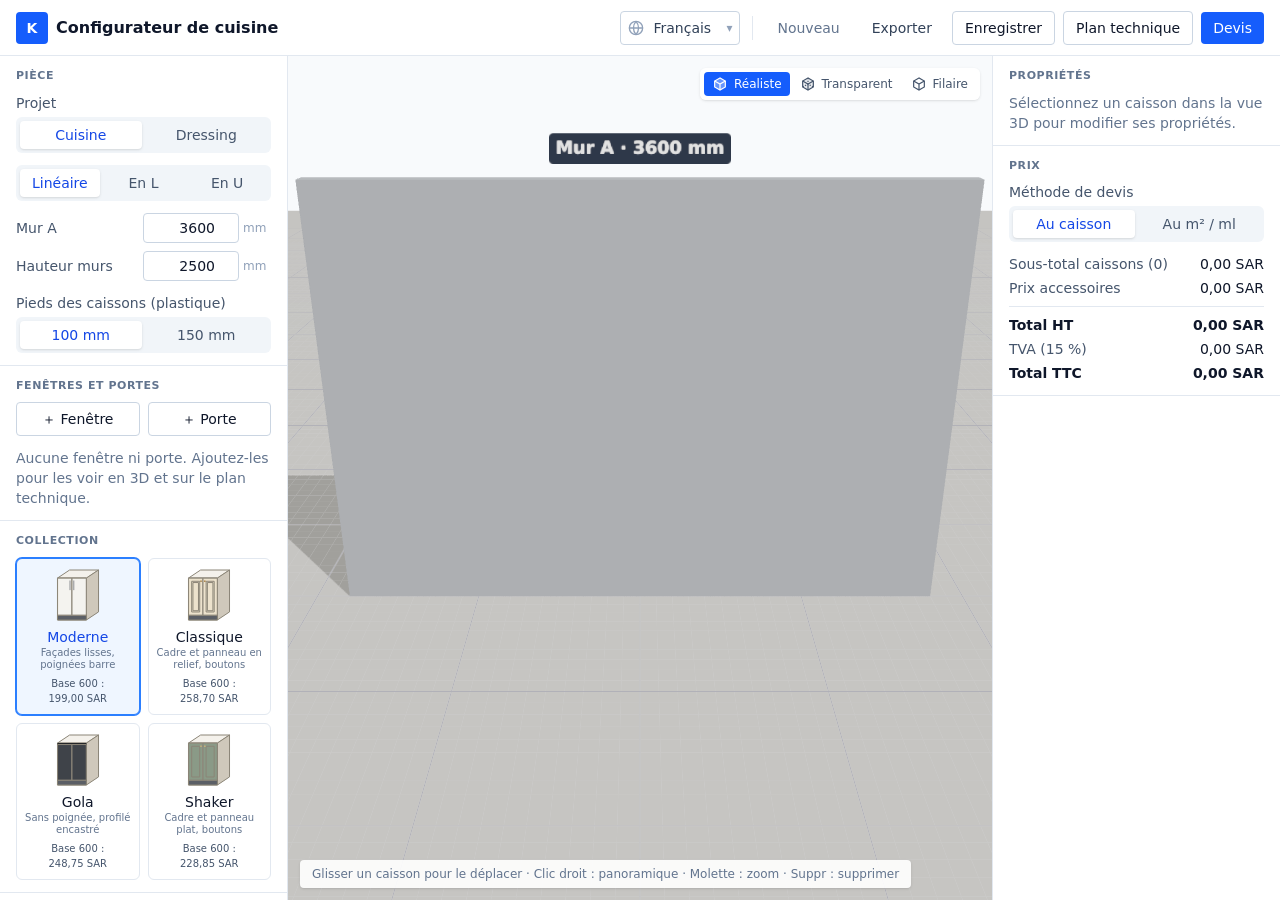
<file: kitchen_configurator/static/app/index.html>
<!doctype html>
<html lang="fr">
  <head>
    <meta charset="UTF-8" />
    <meta name="viewport" content="width=device-width, initial-scale=1.0" />
    <title>Kitchen Configurator</title>
    <link rel="icon" href="data:image/svg+xml,%3Csvg xmlns=%22http://www.w3.org/2000/svg%22 viewBox=%220 0 32 32%22%3E%3Crect width=%2232%22 height=%2232%22 rx=%226%22 fill=%22%232563eb%22/%3E%3Ctext x=%2216%22 y=%2222%22 font-size=%2218%22 text-anchor=%22middle%22 fill=%22white%22 font-family=%22sans-serif%22 font-weight=%22700%22%3EK%3C/text%3E%3C/svg%3E" />
    <script type="module" crossorigin src="/kitchen_configurator/static/app/assets/index-B-VHyO50.js"></script>
    <link rel="stylesheet" crossorigin href="/kitchen_configurator/static/app/assets/index-oS5--VlS.css">
  </head>
  <body>
    <div id="root"></div>
  </body>
</html>
</file>
<file: kitchen_configurator/static/app/assets/index-oS5--VlS.css>
/*! tailwindcss v4.3.3 | MIT License | https://tailwindcss.com */
@layer properties{@supports (((-webkit-hyphens:none)) and (not (margin-trim:inline))) or ((-moz-orient:inline) and (not (color:rgb(from red r g b)))){*,:before,:after,::backdrop{--tw-translate-x:0;--tw-translate-y:0;--tw-translate-z:0;--tw-rotate-x:initial;--tw-rotate-y:initial;--tw-rotate-z:initial;--tw-skew-x:initial;--tw-skew-y:initial;--tw-space-y-reverse:0;--tw-border-style:solid;--tw-leading:initial;--tw-font-weight:initial;--tw-tracking:initial;--tw-ordinal:initial;--tw-slashed-zero:initial;--tw-numeric-figure:initial;--tw-numeric-spacing:initial;--tw-numeric-fraction:initial;--tw-shadow:0 0 #0000;--tw-shadow-color:initial;--tw-shadow-alpha:100%;--tw-inset-shadow:0 0 #0000;--tw-inset-shadow-color:initial;--tw-inset-shadow-alpha:100%;--tw-ring-color:initial;--tw-ring-shadow:0 0 #0000;--tw-inset-ring-color:initial;--tw-inset-ring-shadow:0 0 #0000;--tw-ring-inset:initial;--tw-ring-offset-width:0px;--tw-ring-offset-color:#fff;--tw-ring-offset-shadow:0 0 #0000;--tw-outline-style:solid;--tw-blur:initial;--tw-brightness:initial;--tw-contrast:initial;--tw-grayscale:initial;--tw-hue-rotate:initial;--tw-invert:initial;--tw-opacity:initial;--tw-saturate:initial;--tw-sepia:initial;--tw-drop-shadow:initial;--tw-drop-shadow-color:initial;--tw-drop-shadow-alpha:100%;--tw-drop-shadow-size:initial;--tw-scale-x:1;--tw-scale-y:1;--tw-scale-z:1}}}@layer theme{:root,:host{--font-sans:-apple-system, BlinkMacSystemFont, "Segoe UI", Roboto, "Helvetica Neue", "Noto Sans", Arial, sans-serif, "Apple Color Emoji", "Segoe UI Emoji", "Segoe UI Symbol", "Noto Color Emoji";--font-mono:ui-monospace, SFMono-Regular, Menlo, Monaco, Consolas, "Liberation Mono", "Courier New", monospace;--color-red-50:oklch(97.1% .013 17.38);--color-red-200:oklch(88.5% .062 18.334);--color-red-600:oklch(57.7% .245 27.325);--color-amber-100:oklch(96.2% .059 95.617);--color-amber-700:oklch(55.5% .163 48.998);--color-amber-800:oklch(47.3% .137 46.201);--color-green-700:oklch(52.7% .154 150.069);--color-blue-50:oklch(97% .014 254.604);--color-blue-400:oklch(70.7% .165 254.624);--color-blue-500:oklch(62.3% .214 259.815);--color-blue-600:oklch(54.6% .245 262.881);--color-blue-700:oklch(48.8% .243 264.376);--color-slate-50:oklch(98.4% .003 247.858);--color-slate-100:oklch(96.8% .007 247.896);--color-slate-200:oklch(92.9% .013 255.508);--color-slate-300:oklch(86.9% .022 252.894);--color-slate-400:oklch(70.4% .04 256.788);--color-slate-500:oklch(55.4% .046 257.417);--color-slate-600:oklch(44.6% .043 257.281);--color-slate-700:oklch(37.2% .044 257.287);--color-slate-800:oklch(27.9% .041 260.031);--color-slate-900:oklch(20.8% .042 265.755);--color-white:#fff;--spacing:.25rem;--container-2xl:42rem;--container-6xl:72rem;--text-xs:.75rem;--text-xs--line-height:calc(1 / .75);--text-sm:.875rem;--text-sm--line-height:calc(1.25 / .875);--text-base:1rem;--text-base--line-height:calc(1.5 / 1);--text-lg:1.125rem;--text-lg--line-height:calc(1.75 / 1.125);--text-xl:1.25rem;--text-xl--line-height:calc(1.75 / 1.25);--font-weight-medium:500;--font-weight-semibold:600;--font-weight-bold:700;--tracking-wider:.05em;--leading-tight:1.25;--radius-md:.375rem;--radius-lg:.5rem;--default-transition-duration:.15s;--default-transition-timing-function:cubic-bezier(.4, 0, .2, 1);--default-font-family:var(--font-sans);--default-mono-font-family:var(--font-mono)}}@layer base{*,:after,:before,::backdrop{box-sizing:border-box;border:0 solid;margin:0;padding:0}::file-selector-button{box-sizing:border-box;border:0 solid;margin:0;padding:0}html,:host{-webkit-text-size-adjust:100%;tab-size:4;line-height:1.5;font-family:var(--default-font-family,-apple-system, BlinkMacSystemFont, "Segoe UI", Roboto, "Helvetica Neue", "Noto Sans", Arial, sans-serif, "Apple Color Emoji", "Segoe UI Emoji", "Segoe UI Symbol", "Noto Color Emoji");font-feature-settings:var(--default-font-feature-settings,normal);font-variation-settings:var(--default-font-variation-settings,normal);-webkit-tap-highlight-color:transparent}hr{height:0;color:inherit;border-top-width:1px}abbr:where([title]){-webkit-text-decoration:underline dotted;text-decoration:underline dotted}h1,h2,h3,h4,h5,h6{font-size:inherit;font-weight:inherit}a{color:inherit;-webkit-text-decoration:inherit;-webkit-text-decoration:inherit;-webkit-text-decoration:inherit;-webkit-text-decoration:inherit;text-decoration:inherit}b,strong{font-weight:bolder}code,kbd,samp,pre{font-family:var(--default-mono-font-family,ui-monospace, SFMono-Regular, Menlo, Monaco, Consolas, "Liberation Mono", "Courier New", monospace);font-feature-settings:var(--default-mono-font-feature-settings,normal);font-variation-settings:var(--default-mono-font-variation-settings,normal);font-size:1em}small{font-size:80%}sub,sup{vertical-align:baseline;font-size:75%;line-height:0;position:relative}sub{bottom:-.25em}sup{top:-.5em}table{text-indent:0;border-color:inherit;border-collapse:collapse}:-moz-focusring:where(:not(iframe)){outline:auto}progress{vertical-align:baseline}summary{display:list-item}ol,ul,menu{list-style:none}img,svg,video,canvas,audio,iframe,embed,object{vertical-align:middle;display:block}img,video{max-width:100%;height:auto}button,input,select,optgroup,textarea{font:inherit;font-feature-settings:inherit;font-variation-settings:inherit;letter-spacing:inherit;color:inherit;opacity:1;background-color:#0000;border-radius:0}::file-selector-button{font:inherit;font-feature-settings:inherit;font-variation-settings:inherit;letter-spacing:inherit;color:inherit;opacity:1;background-color:#0000;border-radius:0}:where(select:is([multiple],[size])) optgroup{font-weight:bolder}:where(select:is([multiple],[size])) optgroup option{padding-inline-start:20px}::file-selector-button{margin-inline-end:4px}::placeholder{opacity:1}@supports (not ((-webkit-appearance:-apple-pay-button))) or (contain-intrinsic-size:1px){::placeholder{color:currentColor}@supports (color:color-mix(in lab, red, red)){::placeholder{color:color-mix(in oklab, currentcolor 50%, transparent)}}}textarea{resize:vertical}::-webkit-search-decoration{-webkit-appearance:none}::-webkit-date-and-time-value{min-height:1lh;text-align:inherit}::-webkit-datetime-edit{display:inline-flex}::-webkit-datetime-edit-fields-wrapper{padding:0}::-webkit-datetime-edit{padding-block:0}::-webkit-datetime-edit-year-field{padding-block:0}::-webkit-datetime-edit-month-field{padding-block:0}::-webkit-datetime-edit-day-field{padding-block:0}::-webkit-datetime-edit-hour-field{padding-block:0}::-webkit-datetime-edit-minute-field{padding-block:0}::-webkit-datetime-edit-second-field{padding-block:0}::-webkit-datetime-edit-millisecond-field{padding-block:0}::-webkit-datetime-edit-meridiem-field{padding-block:0}::-webkit-calendar-picker-indicator{line-height:1}:-moz-ui-invalid{box-shadow:none}button,input:where([type=button],[type=reset],[type=submit]){appearance:button}::file-selector-button{appearance:button}::-webkit-inner-spin-button{height:auto}::-webkit-outer-spin-button{height:auto}[hidden]:where(:not([hidden=until-found])){display:none!important}}@layer components;@layer utilities{.pointer-events-none{pointer-events:none}.visible{visibility:visible}.sr-only{clip-path:inset(50%);white-space:nowrap;border-width:0;width:1px;height:1px;margin:-1px;padding:0;position:absolute;overflow:hidden}.absolute{position:absolute}.fixed{position:fixed}.relative{position:relative}.static{position:static}.sticky{position:sticky}.inset-0{inset:0}.start-2{inset-inline-start:calc(var(--spacing) * 2)}.start-3{inset-inline-start:calc(var(--spacing) * 3)}.end-2{inset-inline-end:calc(var(--spacing) * 2)}.end-3{inset-inline-end:calc(var(--spacing) * 3)}.top-0{top:0}.top-1\/2{top:50%}.top-3{top:calc(var(--spacing) * 3)}.bottom-3{bottom:calc(var(--spacing) * 3)}.left-1\/2{left:50%}.z-10{z-index:10}.z-20{z-index:20}.z-50{z-index:50}.mx-0\.5{margin-inline:calc(var(--spacing) * .5)}.mx-1{margin-inline:var(--spacing)}.mx-auto{margin-inline:auto}.my-2{margin-block:calc(var(--spacing) * 2)}.ms-1{margin-inline-start:var(--spacing)}.ms-2{margin-inline-start:calc(var(--spacing) * 2)}.ms-auto{margin-inline-start:auto}.me-1{margin-inline-end:var(--spacing)}.mt-1{margin-top:var(--spacing)}.mt-2{margin-top:calc(var(--spacing) * 2)}.mt-3{margin-top:calc(var(--spacing) * 3)}.mt-4{margin-top:calc(var(--spacing) * 4)}.-mb-px{margin-bottom:-1px}.mb-1{margin-bottom:var(--spacing)}.mb-2{margin-bottom:calc(var(--spacing) * 2)}.mb-3{margin-bottom:calc(var(--spacing) * 3)}.block{display:block}.contents{display:contents}.flex{display:flex}.grid{display:grid}.hidden{display:none}.inline{display:inline}.aspect-square{aspect-ratio:1}.h-4{height:calc(var(--spacing) * 4)}.h-6{height:calc(var(--spacing) * 6)}.h-8{height:calc(var(--spacing) * 8)}.h-12{height:calc(var(--spacing) * 12)}.h-14{height:calc(var(--spacing) * 14)}.h-full{height:100%}.max-h-\[85vh\]{max-height:85vh}.min-h-0{min-height:0}.w-4{width:calc(var(--spacing) * 4)}.w-6{width:calc(var(--spacing) * 6)}.w-7{width:calc(var(--spacing) * 7)}.w-8{width:calc(var(--spacing) * 8)}.w-10{width:calc(var(--spacing) * 10)}.w-12{width:calc(var(--spacing) * 12)}.w-16{width:calc(var(--spacing) * 16)}.w-24{width:calc(var(--spacing) * 24)}.w-72{width:calc(var(--spacing) * 72)}.w-full{width:100%}.w-px{width:1px}.max-w-2xl{max-width:var(--container-2xl)}.max-w-6xl{max-width:var(--container-6xl)}.min-w-0{min-width:0}.flex-1{flex:1}.shrink-0{flex-shrink:0}.border-collapse{border-collapse:collapse}.-translate-x-1\/2{--tw-translate-x:calc(calc(1 / 2 * 100%) * -1);translate:var(--tw-translate-x) var(--tw-translate-y)}.-translate-y-1\/2{--tw-translate-y:calc(calc(1 / 2 * 100%) * -1);translate:var(--tw-translate-x) var(--tw-translate-y)}.transform{transform:var(--tw-rotate-x,) var(--tw-rotate-y,) var(--tw-rotate-z,) var(--tw-skew-x,) var(--tw-skew-y,)}.cursor-grab{cursor:grab}.cursor-pointer{cursor:pointer}.appearance-none{appearance:none}.grid-cols-2{grid-template-columns:repeat(2,minmax(0,1fr))}.grid-cols-3{grid-template-columns:repeat(3,minmax(0,1fr))}.grid-cols-5{grid-template-columns:repeat(5,minmax(0,1fr))}.flex-col{flex-direction:column}.flex-wrap{flex-wrap:wrap}.items-baseline{align-items:baseline}.items-center{align-items:center}.justify-between{justify-content:space-between}.justify-center{justify-content:center}.justify-end{justify-content:flex-end}.gap-0\.5{gap:calc(var(--spacing) * .5)}.gap-1{gap:var(--spacing)}.gap-1\.5{gap:calc(var(--spacing) * 1.5)}.gap-2{gap:calc(var(--spacing) * 2)}.gap-3{gap:calc(var(--spacing) * 3)}.gap-4{gap:calc(var(--spacing) * 4)}:where(.space-y-0\.5>:not(:last-child)){--tw-space-y-reverse:0;margin-block-start:calc(calc(var(--spacing) * .5) * var(--tw-space-y-reverse));margin-block-end:calc(calc(var(--spacing) * .5) * calc(1 - var(--tw-space-y-reverse)))}:where(.space-y-1>:not(:last-child)){--tw-space-y-reverse:0;margin-block-start:calc(var(--spacing) * var(--tw-space-y-reverse));margin-block-end:calc(var(--spacing) * calc(1 - var(--tw-space-y-reverse)))}:where(.space-y-1\.5>:not(:last-child)){--tw-space-y-reverse:0;margin-block-start:calc(calc(var(--spacing) * 1.5) * var(--tw-space-y-reverse));margin-block-end:calc(calc(var(--spacing) * 1.5) * calc(1 - var(--tw-space-y-reverse)))}:where(.space-y-2>:not(:last-child)){--tw-space-y-reverse:0;margin-block-start:calc(calc(var(--spacing) * 2) * var(--tw-space-y-reverse));margin-block-end:calc(calc(var(--spacing) * 2) * calc(1 - var(--tw-space-y-reverse)))}:where(.space-y-3>:not(:last-child)){--tw-space-y-reverse:0;margin-block-start:calc(calc(var(--spacing) * 3) * var(--tw-space-y-reverse));margin-block-end:calc(calc(var(--spacing) * 3) * calc(1 - var(--tw-space-y-reverse)))}:where(.space-y-4>:not(:last-child)){--tw-space-y-reverse:0;margin-block-start:calc(calc(var(--spacing) * 4) * var(--tw-space-y-reverse));margin-block-end:calc(calc(var(--spacing) * 4) * calc(1 - var(--tw-space-y-reverse)))}:where(.space-y-6>:not(:last-child)){--tw-space-y-reverse:0;margin-block-start:calc(calc(var(--spacing) * 6) * var(--tw-space-y-reverse));margin-block-end:calc(calc(var(--spacing) * 6) * calc(1 - var(--tw-space-y-reverse)))}.truncate{text-overflow:ellipsis;white-space:nowrap;overflow:hidden}.overflow-auto{overflow:auto}.overflow-y-auto{overflow-y:auto}.rounded{border-radius:.25rem}.rounded-lg{border-radius:var(--radius-lg)}.rounded-md{border-radius:var(--radius-md)}.border{border-style:var(--tw-border-style);border-width:1px}.border-s{border-inline-start-style:var(--tw-border-style);border-inline-start-width:1px}.border-e{border-inline-end-style:var(--tw-border-style);border-inline-end-width:1px}.border-t{border-top-style:var(--tw-border-style);border-top-width:1px}.border-b{border-bottom-style:var(--tw-border-style);border-bottom-width:1px}.border-b-2{border-bottom-style:var(--tw-border-style);border-bottom-width:2px}.border-dashed{--tw-border-style:dashed;border-style:dashed}.border-blue-500{border-color:var(--color-blue-500)}.border-blue-600{border-color:var(--color-blue-600)}.border-red-200{border-color:var(--color-red-200)}.border-slate-100{border-color:var(--color-slate-100)}.border-slate-200{border-color:var(--color-slate-200)}.border-slate-300{border-color:var(--color-slate-300)}.border-slate-800{border-color:var(--color-slate-800)}.border-transparent{border-color:#0000}.bg-amber-100{background-color:var(--color-amber-100)}.bg-blue-50{background-color:var(--color-blue-50)}.bg-blue-600{background-color:var(--color-blue-600)}.bg-slate-50{background-color:var(--color-slate-50)}.bg-slate-100{background-color:var(--color-slate-100)}.bg-slate-200{background-color:var(--color-slate-200)}.bg-slate-800{background-color:var(--color-slate-800)}.bg-slate-900\/40{background-color:#0f172b66}@supports (color:color-mix(in lab, red, red)){.bg-slate-900\/40{background-color:color-mix(in oklab, var(--color-slate-900) 40%, transparent)}}.bg-slate-900\/90{background-color:#0f172be6}@supports (color:color-mix(in lab, red, red)){.bg-slate-900\/90{background-color:color-mix(in oklab, var(--color-slate-900) 90%, transparent)}}.bg-white{background-color:var(--color-white)}.bg-white\/90{background-color:#ffffffe6}@supports (color:color-mix(in lab, red, red)){.bg-white\/90{background-color:color-mix(in oklab, var(--color-white) 90%, transparent)}}.bg-white\/95{background-color:#fffffff2}@supports (color:color-mix(in lab, red, red)){.bg-white\/95{background-color:color-mix(in oklab, var(--color-white) 95%, transparent)}}.p-1{padding:var(--spacing)}.p-1\.5{padding:calc(var(--spacing) * 1.5)}.p-2{padding:calc(var(--spacing) * 2)}.p-3{padding:calc(var(--spacing) * 3)}.p-4{padding:calc(var(--spacing) * 4)}.p-6{padding:calc(var(--spacing) * 6)}.p-8{padding:calc(var(--spacing) * 8)}.px-1{padding-inline:var(--spacing)}.px-1\.5{padding-inline:calc(var(--spacing) * 1.5)}.px-2{padding-inline:calc(var(--spacing) * 2)}.px-3{padding-inline:calc(var(--spacing) * 3)}.px-4{padding-inline:calc(var(--spacing) * 4)}.px-5{padding-inline:calc(var(--spacing) * 5)}.py-0\.5{padding-block:calc(var(--spacing) * .5)}.py-1{padding-block:var(--spacing)}.py-1\.5{padding-block:calc(var(--spacing) * 1.5)}.py-2{padding-block:calc(var(--spacing) * 2)}.py-3{padding-block:calc(var(--spacing) * 3)}.py-4{padding-block:calc(var(--spacing) * 4)}.ps-7{padding-inline-start:calc(var(--spacing) * 7)}.ps-8{padding-inline-start:calc(var(--spacing) * 8)}.pe-2{padding-inline-end:calc(var(--spacing) * 2)}.pe-7{padding-inline-end:calc(var(--spacing) * 7)}.pt-1{padding-top:var(--spacing)}.pt-3{padding-top:calc(var(--spacing) * 3)}.pt-4{padding-top:calc(var(--spacing) * 4)}.pb-1{padding-bottom:var(--spacing)}.text-center{text-align:center}.text-end{text-align:end}.text-right{text-align:right}.text-start{text-align:start}.text-base{font-size:var(--text-base);line-height:var(--tw-leading,var(--text-base--line-height))}.text-lg{font-size:var(--text-lg);line-height:var(--tw-leading,var(--text-lg--line-height))}.text-sm{font-size:var(--text-sm);line-height:var(--tw-leading,var(--text-sm--line-height))}.text-xl{font-size:var(--text-xl);line-height:var(--tw-leading,var(--text-xl--line-height))}.text-xs{font-size:var(--text-xs);line-height:var(--tw-leading,var(--text-xs--line-height))}.text-\[10px\]{font-size:10px}.text-\[11px\]{font-size:11px}.leading-none{--tw-leading:1;line-height:1}.leading-tight{--tw-leading:var(--leading-tight);line-height:var(--leading-tight)}.font-bold{--tw-font-weight:var(--font-weight-bold);font-weight:var(--font-weight-bold)}.font-medium{--tw-font-weight:var(--font-weight-medium);font-weight:var(--font-weight-medium)}.font-semibold{--tw-font-weight:var(--font-weight-semibold);font-weight:var(--font-weight-semibold)}.tracking-wider{--tw-tracking:var(--tracking-wider);letter-spacing:var(--tracking-wider)}.whitespace-nowrap{white-space:nowrap}.text-amber-700{color:var(--color-amber-700)}.text-amber-800{color:var(--color-amber-800)}.text-blue-600{color:var(--color-blue-600)}.text-blue-700{color:var(--color-blue-700)}.text-green-700{color:var(--color-green-700)}.text-red-600{color:var(--color-red-600)}.text-slate-400{color:var(--color-slate-400)}.text-slate-500{color:var(--color-slate-500)}.text-slate-600{color:var(--color-slate-600)}.text-slate-700{color:var(--color-slate-700)}.text-slate-800{color:var(--color-slate-800)}.text-slate-900{color:var(--color-slate-900)}.text-white{color:var(--color-white)}.uppercase{text-transform:uppercase}.italic{font-style:italic}.tabular-nums{--tw-numeric-spacing:tabular-nums;font-variant-numeric:var(--tw-ordinal,) var(--tw-slashed-zero,) var(--tw-numeric-figure,) var(--tw-numeric-spacing,) var(--tw-numeric-fraction,)}.accent-blue-600{accent-color:var(--color-blue-600)}.shadow{--tw-shadow:0 1px 3px 0 var(--tw-shadow-color,#0000001a), 0 1px 2px -1px var(--tw-shadow-color,#0000001a);box-shadow:var(--tw-inset-shadow), var(--tw-inset-ring-shadow), var(--tw-ring-offset-shadow), var(--tw-ring-shadow), var(--tw-shadow)}.shadow-inner{--tw-shadow:inset 0 2px 4px 0 var(--tw-shadow-color,#0000000d);box-shadow:var(--tw-inset-shadow), var(--tw-inset-ring-shadow), var(--tw-ring-offset-shadow), var(--tw-ring-shadow), var(--tw-shadow)}.shadow-lg{--tw-shadow:0 10px 15px -3px var(--tw-shadow-color,#0000001a), 0 4px 6px -4px var(--tw-shadow-color,#0000001a);box-shadow:var(--tw-inset-shadow), var(--tw-inset-ring-shadow), var(--tw-ring-offset-shadow), var(--tw-ring-shadow), var(--tw-shadow)}.shadow-sm{--tw-shadow:0 1px 3px 0 var(--tw-shadow-color,#0000001a), 0 1px 2px -1px var(--tw-shadow-color,#0000001a);box-shadow:var(--tw-inset-shadow), var(--tw-inset-ring-shadow), var(--tw-ring-offset-shadow), var(--tw-ring-shadow), var(--tw-shadow)}.shadow-xl{--tw-shadow:0 20px 25px -5px var(--tw-shadow-color,#0000001a), 0 8px 10px -6px var(--tw-shadow-color,#0000001a);box-shadow:var(--tw-inset-shadow), var(--tw-inset-ring-shadow), var(--tw-ring-offset-shadow), var(--tw-ring-shadow), var(--tw-shadow)}.ring-1{--tw-ring-shadow:var(--tw-ring-inset,) 0 0 0 calc(1px + var(--tw-ring-offset-width)) var(--tw-ring-color,currentcolor);box-shadow:var(--tw-inset-shadow), var(--tw-inset-ring-shadow), var(--tw-ring-offset-shadow), var(--tw-ring-shadow), var(--tw-shadow)}.ring-2{--tw-ring-shadow:var(--tw-ring-inset,) 0 0 0 calc(2px + var(--tw-ring-offset-width)) var(--tw-ring-color,currentcolor);box-shadow:var(--tw-inset-shadow), var(--tw-inset-ring-shadow), var(--tw-ring-offset-shadow), var(--tw-ring-shadow), var(--tw-shadow)}.ring-blue-500{--tw-ring-color:var(--color-blue-500)}.ring-offset-1{--tw-ring-offset-width:1px;--tw-ring-offset-shadow:var(--tw-ring-inset,) 0 0 0 var(--tw-ring-offset-width) var(--tw-ring-offset-color)}.outline{outline-style:var(--tw-outline-style);outline-width:1px}.blur{--tw-blur:blur(8px);filter:var(--tw-blur,) var(--tw-brightness,) var(--tw-contrast,) var(--tw-grayscale,) var(--tw-hue-rotate,) var(--tw-invert,) var(--tw-saturate,) var(--tw-sepia,) var(--tw-drop-shadow,)}.filter{filter:var(--tw-blur,) var(--tw-brightness,) var(--tw-contrast,) var(--tw-grayscale,) var(--tw-hue-rotate,) var(--tw-invert,) var(--tw-saturate,) var(--tw-sepia,) var(--tw-drop-shadow,)}.transition{transition-property:color,background-color,border-color,outline-color,text-decoration-color,fill,stroke,--tw-gradient-from,--tw-gradient-via,--tw-gradient-to,opacity,box-shadow,transform,translate,scale,rotate,filter,-webkit-backdrop-filter,backdrop-filter,display,content-visibility,overlay,pointer-events;transition-timing-function:var(--tw-ease,var(--default-transition-timing-function));transition-duration:var(--tw-duration,var(--default-transition-duration))}.transition-colors{transition-property:color,background-color,border-color,outline-color,text-decoration-color,fill,stroke,--tw-gradient-from,--tw-gradient-via,--tw-gradient-to;transition-timing-function:var(--tw-ease,var(--default-transition-timing-function));transition-duration:var(--tw-duration,var(--default-transition-duration))}@media (hover:hover){.hover\:scale-105:hover{--tw-scale-x:105%;--tw-scale-y:105%;--tw-scale-z:105%;scale:var(--tw-scale-x) var(--tw-scale-y)}.hover\:border-blue-400:hover{border-color:var(--color-blue-400)}.hover\:border-slate-400:hover{border-color:var(--color-slate-400)}.hover\:bg-blue-600:hover{background-color:var(--color-blue-600)}.hover\:bg-blue-700:hover{background-color:var(--color-blue-700)}.hover\:bg-red-50:hover{background-color:var(--color-red-50)}.hover\:bg-slate-50:hover{background-color:var(--color-slate-50)}.hover\:bg-slate-100:hover{background-color:var(--color-slate-100)}.hover\:text-slate-700:hover{color:var(--color-slate-700)}.hover\:text-slate-800:hover{color:var(--color-slate-800)}.hover\:text-slate-900:hover{color:var(--color-slate-900)}.hover\:text-white:hover{color:var(--color-white)}.hover\:underline:hover{text-decoration-line:underline}}.focus\:border-blue-500:focus{border-color:var(--color-blue-500)}.focus\:outline-none:focus{--tw-outline-style:none;outline-style:none}.active\:cursor-grabbing:active{cursor:grabbing}.disabled\:cursor-not-allowed:disabled{cursor:not-allowed}.disabled\:opacity-50:disabled{opacity:.5}}html,body,#root{height:100%;margin:0}body{color:#0f172a;background:#f1f5f9;font-family:Inter,system-ui,-apple-system,Segoe UI,sans-serif}.drawing-page svg{width:100%;height:auto;max-height:75vh;display:block}@media print{@page{size:A4 landscape;margin:10mm}html,body{background:#fff;height:auto}.drawing-print .no-print{display:none!important}body:has(.drawing-print)>#root{display:none!important}.drawing-print{background:#fff!important;position:static!important;overflow:visible!important}.drawing-print>div{max-width:none!important;padding:0!important}.drawing-page{break-after:page;break-inside:avoid;box-shadow:none!important;padding:0!important}.drawing-page:last-child{break-after:auto}.drawing-page svg{max-height:160mm}}@property --tw-translate-x{syntax:"*";inherits:false;initial-value:0}@property --tw-translate-y{syntax:"*";inherits:false;initial-value:0}@property --tw-translate-z{syntax:"*";inherits:false;initial-value:0}@property --tw-rotate-x{syntax:"*";inherits:false}@property --tw-rotate-y{syntax:"*";inherits:false}@property --tw-rotate-z{syntax:"*";inherits:false}@property --tw-skew-x{syntax:"*";inherits:false}@property --tw-skew-y{syntax:"*";inherits:false}@property --tw-space-y-reverse{syntax:"*";inherits:false;initial-value:0}@property --tw-border-style{syntax:"*";inherits:false;initial-value:solid}@property --tw-leading{syntax:"*";inherits:false}@property --tw-font-weight{syntax:"*";inherits:false}@property --tw-tracking{syntax:"*";inherits:false}@property --tw-ordinal{syntax:"*";inherits:false}@property --tw-slashed-zero{syntax:"*";inherits:false}@property --tw-numeric-figure{syntax:"*";inherits:false}@property --tw-numeric-spacing{syntax:"*";inherits:false}@property --tw-numeric-fraction{syntax:"*";inherits:false}@property --tw-shadow{syntax:"*";inherits:false;initial-value:0 0 #0000}@property --tw-shadow-color{syntax:"*";inherits:false}@property --tw-shadow-alpha{syntax:"<percentage>";inherits:false;initial-value:100%}@property --tw-inset-shadow{syntax:"*";inherits:false;initial-value:0 0 #0000}@property --tw-inset-shadow-color{syntax:"*";inherits:false}@property --tw-inset-shadow-alpha{syntax:"<percentage>";inherits:false;initial-value:100%}@property --tw-ring-color{syntax:"*";inherits:false}@property --tw-ring-shadow{syntax:"*";inherits:false;initial-value:0 0 #0000}@property --tw-inset-ring-color{syntax:"*";inherits:false}@property --tw-inset-ring-shadow{syntax:"*";inherits:false;initial-value:0 0 #0000}@property --tw-ring-inset{syntax:"*";inherits:false}@property --tw-ring-offset-width{syntax:"<length>";inherits:false;initial-value:0}@property --tw-ring-offset-color{syntax:"*";inherits:false;initial-value:#fff}@property --tw-ring-offset-shadow{syntax:"*";inherits:false;initial-value:0 0 #0000}@property --tw-outline-style{syntax:"*";inherits:false;initial-value:solid}@property --tw-blur{syntax:"*";inherits:false}@property --tw-brightness{syntax:"*";inherits:false}@property --tw-contrast{syntax:"*";inherits:false}@property --tw-grayscale{syntax:"*";inherits:false}@property --tw-hue-rotate{syntax:"*";inherits:false}@property --tw-invert{syntax:"*";inherits:false}@property --tw-opacity{syntax:"*";inherits:false}@property --tw-saturate{syntax:"*";inherits:false}@property --tw-sepia{syntax:"*";inherits:false}@property --tw-drop-shadow{syntax:"*";inherits:false}@property --tw-drop-shadow-color{syntax:"*";inherits:false}@property --tw-drop-shadow-alpha{syntax:"<percentage>";inherits:false;initial-value:100%}@property --tw-drop-shadow-size{syntax:"*";inherits:false}@property --tw-scale-x{syntax:"*";inherits:false;initial-value:1}@property --tw-scale-y{syntax:"*";inherits:false;initial-value:1}@property --tw-scale-z{syntax:"*";inherits:false;initial-value:1}
</file>
